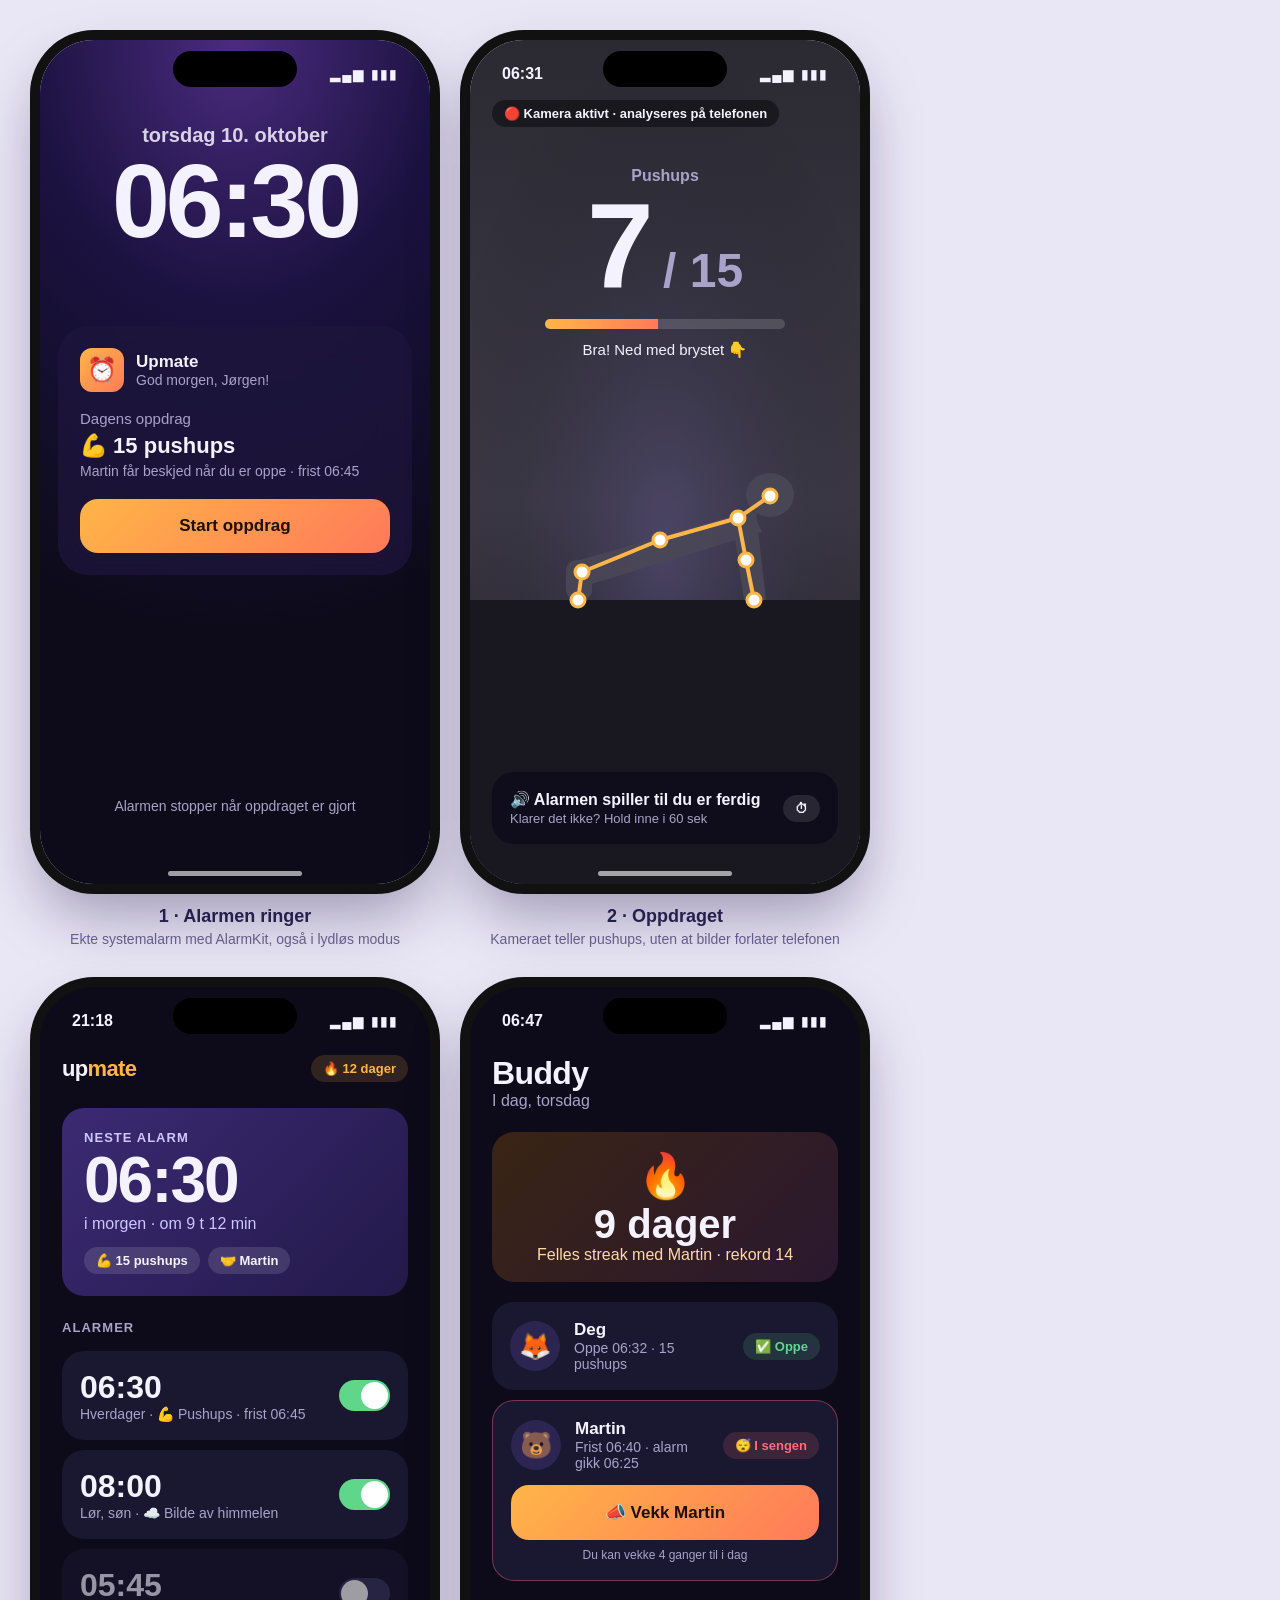
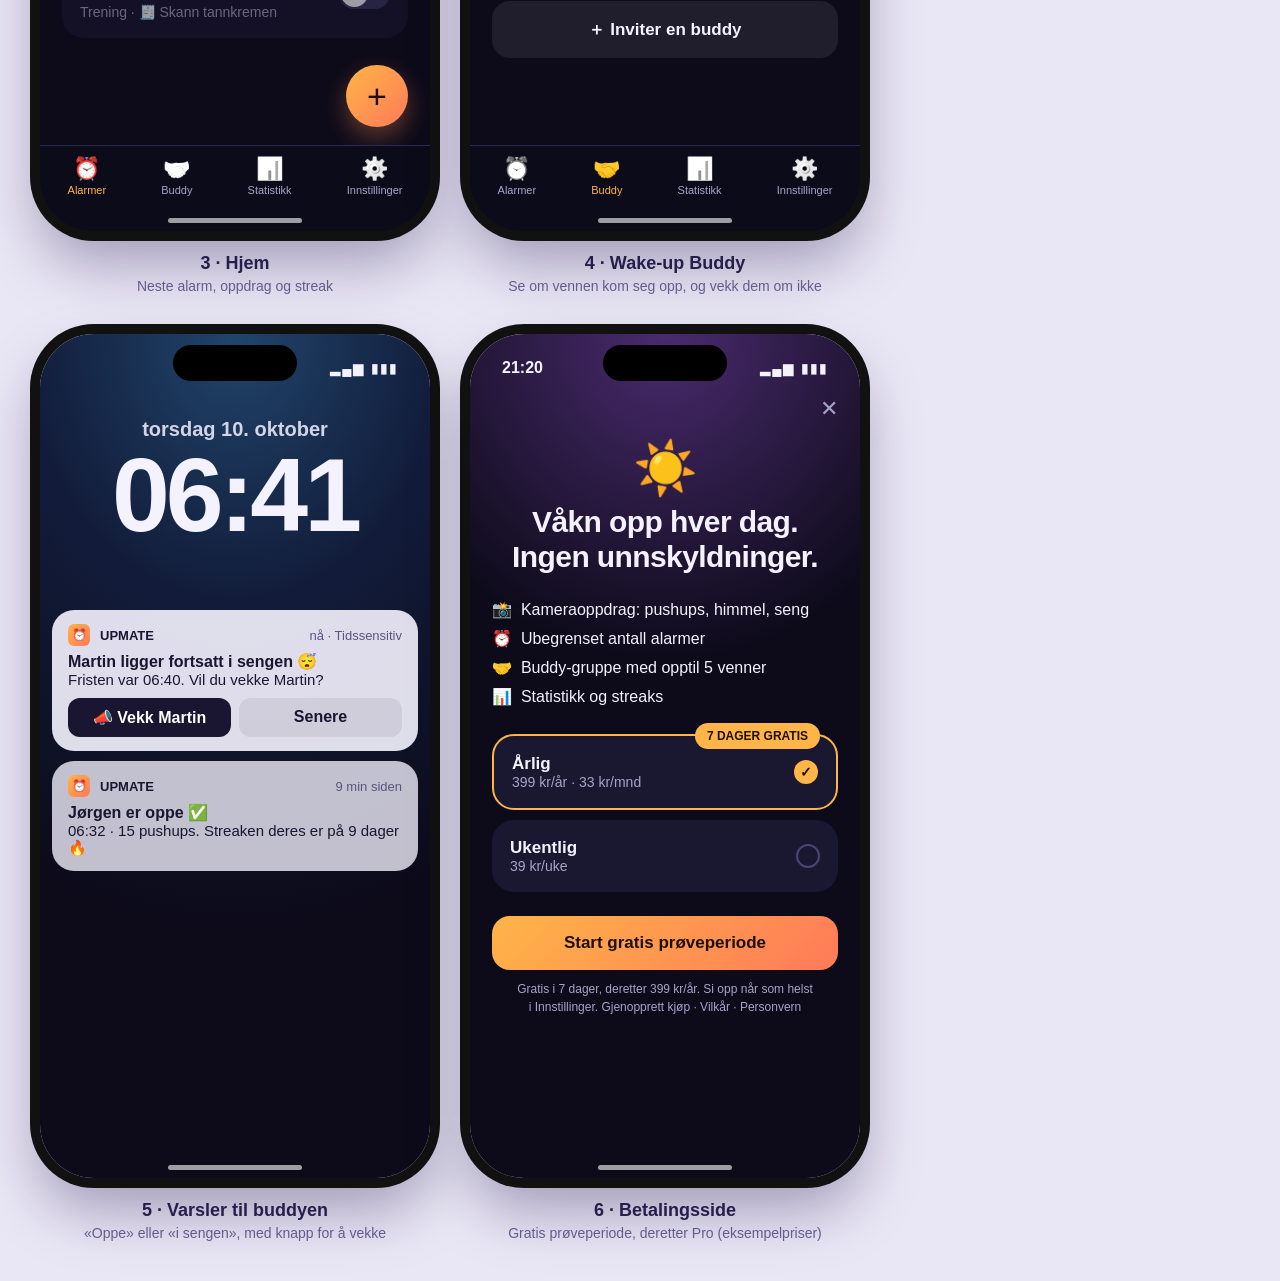
<file: design/mockups/mockups.html>
<!doctype html>
<html lang="no">
<head>
<meta charset="utf-8">
<title>Upmate mockups</title>
<style>
  :root {
    --bg: #0d0b1a; --card: #1a1730; --card2: #241f42; --text: #f4f2ff; --muted: #a9a3c9;
    --accent: #ffb547; --accent2: #ff7a59; --ok: #5fd68a; --bad: #ff6b7a; --line: #2e2950;
  }
  * { box-sizing: border-box; margin: 0; padding: 0; }
  body { background: #e9e6f5; font-family: Inter, -apple-system, sans-serif; color: var(--text); padding: 40px; }
  .row { display: flex; gap: 40px; flex-wrap: wrap; }
  .phone { width: 390px; height: 844px; border-radius: 54px; background: var(--bg); position: relative; overflow: hidden;
           box-shadow: 0 0 0 10px #111, 0 30px 60px rgba(20,10,60,.35); }
  .status { height: 54px; display: flex; justify-content: space-between; align-items: center; padding: 14px 32px 0; font-weight: 600; font-size: 16px; }
  .status .icons { font-size: 13px; letter-spacing: 2px; }
  .island { position: absolute; top: 11px; left: 50%; transform: translateX(-50%); width: 124px; height: 36px; background: #000; border-radius: 20px; z-index: 5; }
  .home-ind { position: absolute; bottom: 8px; left: 50%; transform: translateX(-50%); width: 134px; height: 5px; border-radius: 3px; background: rgba(255,255,255,.6); }
  .pad { padding: 8px 22px; }
  .label { font-size: 13px; color: var(--muted); text-transform: uppercase; letter-spacing: .08em; font-weight: 600; }
  .card { background: var(--card); border-radius: 22px; padding: 18px; }
  .pill { display: inline-flex; align-items: center; gap: 6px; padding: 6px 12px; border-radius: 999px; font-size: 13px; font-weight: 600; }
  .btn { display: block; text-align: center; border-radius: 18px; padding: 17px; font-weight: 700; font-size: 17px; }
  .btn.primary { background: linear-gradient(135deg, var(--accent), var(--accent2)); color: #1d1000; }
  .btn.ghost { background: rgba(255,255,255,.08); color: var(--text); }
  .logo { font-weight: 800; font-size: 22px; letter-spacing: -.03em; }
  .logo span { color: var(--accent); }
  .toggle { width: 51px; height: 31px; border-radius: 16px; background: var(--ok); position: relative; flex: none; }
  .toggle::after { content: ""; position: absolute; top: 2px; right: 2px; width: 27px; height: 27px; border-radius: 50%; background: #fff; }
  .toggle.off { background: #3a3560; } .toggle.off::after { right: auto; left: 2px; }
  .tabbar { position: absolute; bottom: 0; left: 0; right: 0; height: 86px; background: rgba(13,11,26,.92); border-top: 1px solid var(--line);
            display: flex; justify-content: space-around; padding-top: 10px; font-size: 11px; color: var(--muted); }
  .tabbar div { text-align: center; } .tabbar .ic { font-size: 22px; display: block; margin-bottom: 2px; filter: grayscale(1) brightness(1.4); }
  .tabbar .on { color: var(--accent); } .tabbar .on .ic { filter: none; }
  .caption { width: 390px; text-align: center; margin-top: 22px; color: #2a2450; font-weight: 700; font-size: 18px; }
  .caption small { display: block; font-weight: 500; font-size: 14px; color: #6a6390; margin-top: 4px; }
</style>
</head>
<body>
<div class="row">

<!-- 1. Lock screen alarm -->
<div>
<div class="phone" id="s1" style="background: radial-gradient(120% 70% at 50% 0%, #4b2b7f 0%, #1b1240 45%, #0d0b1a 100%);">
  <div class="island"></div>
  <div class="status"><span></span><span class="icons">▂▄▆ ▮▮▮</span></div>
  <div style="text-align:center; margin-top: 30px;">
    <div style="font-size: 20px; font-weight: 600; opacity: .85;">torsdag 10. oktober</div>
    <div style="font-size: 104px; font-weight: 700; letter-spacing: -4px; line-height: 1.05;">06:30</div>
  </div>
  <div style="margin: 70px 18px 0; background: rgba(30,22,60,.75); border-radius: 30px; padding: 22px; backdrop-filter: blur(20px);">
    <div style="display:flex; align-items:center; gap:12px;">
      <div style="width:44px;height:44px;border-radius:12px;background:linear-gradient(135deg,var(--accent),var(--accent2));display:grid;place-items:center;font-size:24px;">⏰</div>
      <div><div style="font-weight:700;font-size:17px;">Upmate</div><div style="color:var(--muted);font-size:14px;">God morgen, Jørgen!</div></div>
    </div>
    <div style="margin: 18px 0 6px; font-size: 15px; color: var(--muted);">Dagens oppdrag</div>
    <div style="font-size: 22px; font-weight: 700;">💪 15 pushups</div>
    <div style="font-size: 14px; color: var(--muted); margin-top: 4px;">Martin får beskjed når du er oppe · frist 06:45</div>
    <div class="btn primary" style="margin-top: 20px;">Start oppdrag</div>
  </div>
  <div style="position:absolute; bottom: 70px; left: 0; right: 0; text-align: center; color: var(--muted); font-size: 14px;">Alarmen stopper når oppdraget er gjort</div>
  <div class="home-ind"></div>
</div>
<div class="caption">1 · Alarmen ringer<small>Ekte systemalarm med AlarmKit, også i lydløs modus</small></div>
</div>

<!-- 2. Push-up mission -->
<div>
<div class="phone" id="s2" style="background: linear-gradient(180deg, #2b2a33 0%, #3d3a46 55%, #1c1b22 100%);">
  <div class="island"></div>
  <div class="status"><span>06:31</span><span class="icons">▂▄▆ ▮▮▮</span></div>
  <!-- floor / body silhouette -->
  <svg viewBox="0 0 390 844" style="position:absolute; inset:0;" aria-hidden="true">
    <defs><radialGradient id="glow" cx="50%" cy="60%" r="60%"><stop offset="0" stop-color="#6b5fa8" stop-opacity=".35"/><stop offset="1" stop-color="#000" stop-opacity="0"/></radialGradient></defs>
    <rect width="390" height="844" fill="url(#glow)"/>
    <rect x="0" y="560" width="390" height="284" fill="#191820"/>
    <!-- body silhouette in push-up position -->
    <g fill="#4a4757" opacity=".9">
      <ellipse cx="300" cy="455" rx="24" ry="22"/>
      <path d="M110 520 L282 470 L292 492 L118 545 Z"/>
      <rect x="96" y="520" width="26" height="40" rx="10"/>
      <path d="M262 478 l12 82 h22 l-10 -88 z"/>
    </g>
    <!-- skeleton overlay -->
    <g stroke="var(--accent)" stroke-width="4" stroke-linecap="round" fill="none">
      <line x1="300" y1="456" x2="268" y2="478"/>
      <line x1="268" y1="478" x2="276" y2="520"/>
      <line x1="276" y1="520" x2="284" y2="560"/>
      <line x1="268" y1="478" x2="190" y2="500"/>
      <line x1="190" y1="500" x2="112" y2="532"/>
      <line x1="112" y1="532" x2="108" y2="560"/>
    </g>
    <g fill="#fff" stroke="var(--accent)" stroke-width="3">
      <circle cx="300" cy="456" r="7"/><circle cx="268" cy="478" r="7"/><circle cx="276" cy="520" r="7"/>
      <circle cx="284" cy="560" r="7"/><circle cx="190" cy="500" r="7"/><circle cx="112" cy="532" r="7"/><circle cx="108" cy="560" r="7"/>
    </g>
  </svg>
  <div style="position:relative; padding: 6px 22px;">
    <div style="display:flex; justify-content:space-between; align-items:center;">
      <span class="pill" style="background: rgba(0,0,0,.45);">🔴 Kamera aktivt · analyseres på telefonen</span>
    </div>
    <div style="text-align:center; margin-top: 40px;">
      <div style="font-size: 16px; font-weight: 600; color: var(--muted);">Pushups</div>
      <div style="font-size: 120px; font-weight: 800; line-height: 1; letter-spacing: -4px;">7<span style="font-size: 48px; color: var(--muted); letter-spacing: 0;"> / 15</span></div>
      <div style="margin: 14px auto 0; width: 240px; height: 10px; border-radius: 6px; background: rgba(255,255,255,.15); overflow: hidden;">
        <div style="width: 47%; height: 100%; background: linear-gradient(90deg, var(--accent), var(--accent2));"></div>
      </div>
      <div style="margin-top: 12px; font-size: 15px;">Bra! Ned med brystet 👇</div>
    </div>
  </div>
  <div style="position:absolute; bottom: 40px; left: 22px; right: 22px;">
    <div class="card" style="background: rgba(13,11,26,.85); display:flex; justify-content: space-between; align-items:center;">
      <div><div style="font-weight:700;">🔊 Alarmen spiller til du er ferdig</div><div style="color:var(--muted); font-size:13px; margin-top:2px;">Klarer det ikke? Hold inne i 60 sek</div></div>
      <div class="pill" style="background: rgba(255,255,255,.1);">⏱</div>
    </div>
  </div>
  <div class="home-ind"></div>
</div>
<div class="caption">2 · Oppdraget<small>Kameraet teller pushups, uten at bilder forlater telefonen</small></div>
</div>

<!-- 3. Home -->
<div>
<div class="phone" id="s3">
  <div class="island"></div>
  <div class="status"><span>21:18</span><span class="icons">▂▄▆ ▮▮▮</span></div>
  <div class="pad" style="display:flex; justify-content:space-between; align-items:center; margin-top: 6px;">
    <div class="logo">up<span>mate</span></div>
    <span class="pill" style="background: rgba(255,181,71,.15); color: var(--accent);">🔥 12 dager</span>
  </div>
  <div class="pad" style="margin-top: 10px;">
    <div class="card" style="background: linear-gradient(135deg, #3b2a73, #23194a); padding: 22px;">
      <div class="label" style="color:#cfc6ff;">Neste alarm</div>
      <div style="font-size: 64px; font-weight: 800; letter-spacing: -2px; line-height: 1.1;">06:30</div>
      <div style="color:#cfc6ff;">i morgen · om 9 t 12 min</div>
      <div style="display:flex; gap:8px; margin-top: 14px;">
        <span class="pill" style="background: rgba(255,255,255,.12);">💪 15 pushups</span>
        <span class="pill" style="background: rgba(255,255,255,.12);">🤝 Martin</span>
      </div>
    </div>
  </div>
  <div class="pad" style="margin-top: 8px;"><div class="label">Alarmer</div></div>
  <div class="pad" style="display:grid; gap: 10px;">
    <div class="card" style="display:flex; align-items:center; gap: 14px;">
      <div style="flex:1;"><div style="font-size: 32px; font-weight: 700;">06:30</div><div style="color:var(--muted); font-size:14px;">Hverdager · 💪 Pushups · frist 06:45</div></div>
      <div class="toggle"></div>
    </div>
    <div class="card" style="display:flex; align-items:center; gap: 14px;">
      <div style="flex:1;"><div style="font-size: 32px; font-weight: 700;">08:00</div><div style="color:var(--muted); font-size:14px;">Lør, søn · ☁️ Bilde av himmelen</div></div>
      <div class="toggle"></div>
    </div>
    <div class="card" style="display:flex; align-items:center; gap: 14px; opacity: .6;">
      <div style="flex:1;"><div style="font-size: 32px; font-weight: 700;">05:45</div><div style="color:var(--muted); font-size:14px;">Trening · 🧾 Skann tannkremen</div></div>
      <div class="toggle off"></div>
    </div>
  </div>
  <div style="position:absolute; right: 22px; bottom: 104px; width: 62px; height: 62px; border-radius: 50%; background: linear-gradient(135deg, var(--accent), var(--accent2)); color:#1d1000; display:grid; place-items:center; font-size: 34px; font-weight: 400; box-shadow: 0 10px 24px rgba(255,140,80,.35);">+</div>
  <div class="tabbar">
    <div class="on"><span class="ic">⏰</span>Alarmer</div><div><span class="ic">🤝</span>Buddy</div><div><span class="ic">📊</span>Statistikk</div><div><span class="ic">⚙️</span>Innstillinger</div>
  </div>
  <div class="home-ind"></div>
</div>
<div class="caption">3 · Hjem<small>Neste alarm, oppdrag og streak</small></div>
</div>

<!-- 4. Buddy -->
<div>
<div class="phone" id="s4">
  <div class="island"></div>
  <div class="status"><span>06:47</span><span class="icons">▂▄▆ ▮▮▮</span></div>
  <div class="pad" style="margin-top: 6px;">
    <div style="font-size: 32px; font-weight: 800; letter-spacing: -.02em;">Buddy</div>
    <div style="color: var(--muted);">I dag, torsdag</div>
  </div>
  <div class="pad" style="margin-top: 6px;">
    <div class="card" style="text-align:center; background: linear-gradient(135deg, #3a2414, #2a1830);">
      <div style="font-size: 44px;">🔥</div>
      <div style="font-size: 40px; font-weight: 800; line-height: 1.1;">9 dager</div>
      <div style="color: #ffd9a8;">Felles streak med Martin · rekord 14</div>
    </div>
  </div>
  <div class="pad" style="display:grid; gap: 10px; margin-top: 4px;">
    <div class="card" style="display:flex; align-items:center; gap: 14px;">
      <div style="width:50px;height:50px;border-radius:50%;background:#2c2552;display:grid;place-items:center;font-size:26px;">🦊</div>
      <div style="flex:1;"><div style="font-weight:700; font-size:17px;">Deg</div><div style="color:var(--muted); font-size:14px;">Oppe 06:32 · 15 pushups</div></div>
      <span class="pill" style="background: rgba(95,214,138,.15); color: var(--ok);">✅ Oppe</span>
    </div>
    <div class="card" style="border: 1px solid rgba(255,107,122,.4);">
      <div style="display:flex; align-items:center; gap: 14px;">
        <div style="width:50px;height:50px;border-radius:50%;background:#2c2552;display:grid;place-items:center;font-size:26px;">🐻</div>
        <div style="flex:1;"><div style="font-weight:700; font-size:17px;">Martin</div><div style="color:var(--muted); font-size:14px;">Frist 06:40 · alarm gikk 06:25</div></div>
        <span class="pill" style="background: rgba(255,107,122,.15); color: var(--bad);">😴 I sengen</span>
      </div>
      <div class="btn primary" style="margin-top: 14px;">📣 Vekk Martin</div>
      <div style="text-align:center; color: var(--muted); font-size: 12px; margin-top: 8px;">Du kan vekke 4 ganger til i dag</div>
    </div>
  </div>
  <div class="pad" style="margin-top: 4px;"><div class="btn ghost">＋ Inviter en buddy</div></div>
  <div class="tabbar">
    <div><span class="ic">⏰</span>Alarmer</div><div class="on"><span class="ic">🤝</span>Buddy</div><div><span class="ic">📊</span>Statistikk</div><div><span class="ic">⚙️</span>Innstillinger</div>
  </div>
  <div class="home-ind"></div>
</div>
<div class="caption">4 · Wake-up Buddy<small>Se om vennen kom seg opp, og vekk dem om ikke</small></div>
</div>

<!-- 5. Notifications on lock screen -->
<div>
<div class="phone" id="s5" style="background: radial-gradient(120% 70% at 50% 0%, #20456b 0%, #121c3a 45%, #0d0b1a 100%);">
  <div class="island"></div>
  <div class="status"><span></span><span class="icons">▂▄▆ ▮▮▮</span></div>
  <div style="text-align:center; margin-top: 30px;">
    <div style="font-size: 20px; font-weight: 600; opacity: .85;">torsdag 10. oktober</div>
    <div style="font-size: 104px; font-weight: 700; letter-spacing: -4px; line-height: 1.05;">06:41</div>
  </div>
  <div style="margin: 60px 12px 0; display: grid; gap: 10px;">
    <div style="background: rgba(245,243,255,.9); color: #1a1530; border-radius: 22px; padding: 14px 16px;">
      <div style="display:flex; gap: 10px; align-items:center; font-size: 13px; color:#5a5480;">
        <div style="width:22px;height:22px;border-radius:6px;background:linear-gradient(135deg,var(--accent),var(--accent2));display:grid;place-items:center;font-size:12px;">⏰</div>
        <b style="color:#1a1530;">UPMATE</b><span style="margin-left:auto;">nå · Tidssensitiv</span>
      </div>
      <div style="font-weight: 700; margin-top: 6px;">Martin ligger fortsatt i sengen 😴</div>
      <div style="font-size: 15px;">Fristen var 06:40. Vil du vekke Martin?</div>
      <div style="display:flex; gap: 8px; margin-top: 10px;">
        <div style="flex:1; text-align:center; background:#1a1530; color:#fff; border-radius: 12px; padding: 10px; font-weight: 700;">📣 Vekk Martin</div>
        <div style="flex:1; text-align:center; background:rgba(26,21,48,.08); border-radius: 12px; padding: 10px; font-weight: 600;">Senere</div>
      </div>
    </div>
    <div style="background: rgba(245,243,255,.78); color: #1a1530; border-radius: 22px; padding: 14px 16px;">
      <div style="display:flex; gap: 10px; align-items:center; font-size: 13px; color:#5a5480;">
        <div style="width:22px;height:22px;border-radius:6px;background:linear-gradient(135deg,var(--accent),var(--accent2));display:grid;place-items:center;font-size:12px;">⏰</div>
        <b style="color:#1a1530;">UPMATE</b><span style="margin-left:auto;">9 min siden</span>
      </div>
      <div style="font-weight: 700; margin-top: 6px;">Jørgen er oppe ✅</div>
      <div style="font-size: 15px;">06:32 · 15 pushups. Streaken deres er på 9 dager 🔥</div>
    </div>
  </div>
  <div class="home-ind"></div>
</div>
<div class="caption">5 · Varsler til buddyen<small>«Oppe» eller «i sengen», med knapp for å vekke</small></div>
</div>

<!-- 6. Paywall -->
<div>
<div class="phone" id="s6" style="background: radial-gradient(110% 55% at 50% 0%, #4a2b6e 0%, #0d0b1a 70%);">
  <div class="island"></div>
  <div class="status"><span>21:20</span><span class="icons">▂▄▆ ▮▮▮</span></div>
  <div class="pad" style="text-align:right; color: var(--muted); font-size: 22px;">✕</div>
  <div class="pad" style="text-align:center;">
    <div style="font-size: 52px;">☀️</div>
    <div style="font-size: 30px; font-weight: 800; letter-spacing: -.02em; line-height: 1.15; margin-top: 6px;">Våkn opp hver dag.<br>Ingen unnskyldninger.</div>
  </div>
  <div class="pad" style="display:grid; gap: 10px; margin-top: 10px; font-size: 16px;">
    <div>📸 &nbsp;Kameraoppdrag: pushups, himmel, seng</div>
    <div>⏰ &nbsp;Ubegrenset antall alarmer</div>
    <div>🤝 &nbsp;Buddy-gruppe med opptil 5 venner</div>
    <div>📊 &nbsp;Statistikk og streaks</div>
  </div>
  <div class="pad" style="display:grid; gap: 10px; margin-top: 12px;">
    <div class="card" style="border: 2px solid var(--accent); position: relative;">
      <span class="pill" style="position:absolute; top:-13px; right:16px; background: var(--accent); color:#1d1000; font-size: 12px;">7 DAGER GRATIS</span>
      <div style="display:flex; justify-content:space-between; align-items:center;">
        <div><div style="font-weight:700; font-size:17px;">Årlig</div><div style="color:var(--muted); font-size:14px;">399 kr/år · 33 kr/mnd</div></div>
        <div style="width:24px;height:24px;border-radius:50%;background:var(--accent);display:grid;place-items:center;color:#1d1000;font-weight:800;font-size:14px;">✓</div>
      </div>
    </div>
    <div class="card" style="display:flex; justify-content:space-between; align-items:center;">
      <div><div style="font-weight:700; font-size:17px;">Ukentlig</div><div style="color:var(--muted); font-size:14px;">39 kr/uke</div></div>
      <div style="width:24px;height:24px;border-radius:50%;border:2px solid #4a4570;"></div>
    </div>
  </div>
  <div class="pad" style="margin-top: 8px;">
    <div class="btn primary">Start gratis prøveperiode</div>
    <div style="text-align:center; color: var(--muted); font-size: 12px; margin-top: 10px; line-height: 1.5;">Gratis i 7 dager, deretter 399 kr/år. Si opp når som helst<br>i Innstillinger. Gjenopprett kjøp · Vilkår · Personvern</div>
  </div>
  <div class="home-ind"></div>
</div>
<div class="caption">6 · Betalingsside<small>Gratis prøveperiode, deretter Pro (eksempelpriser)</small></div>
</div>

</div>
</body>
</html>
</file>
